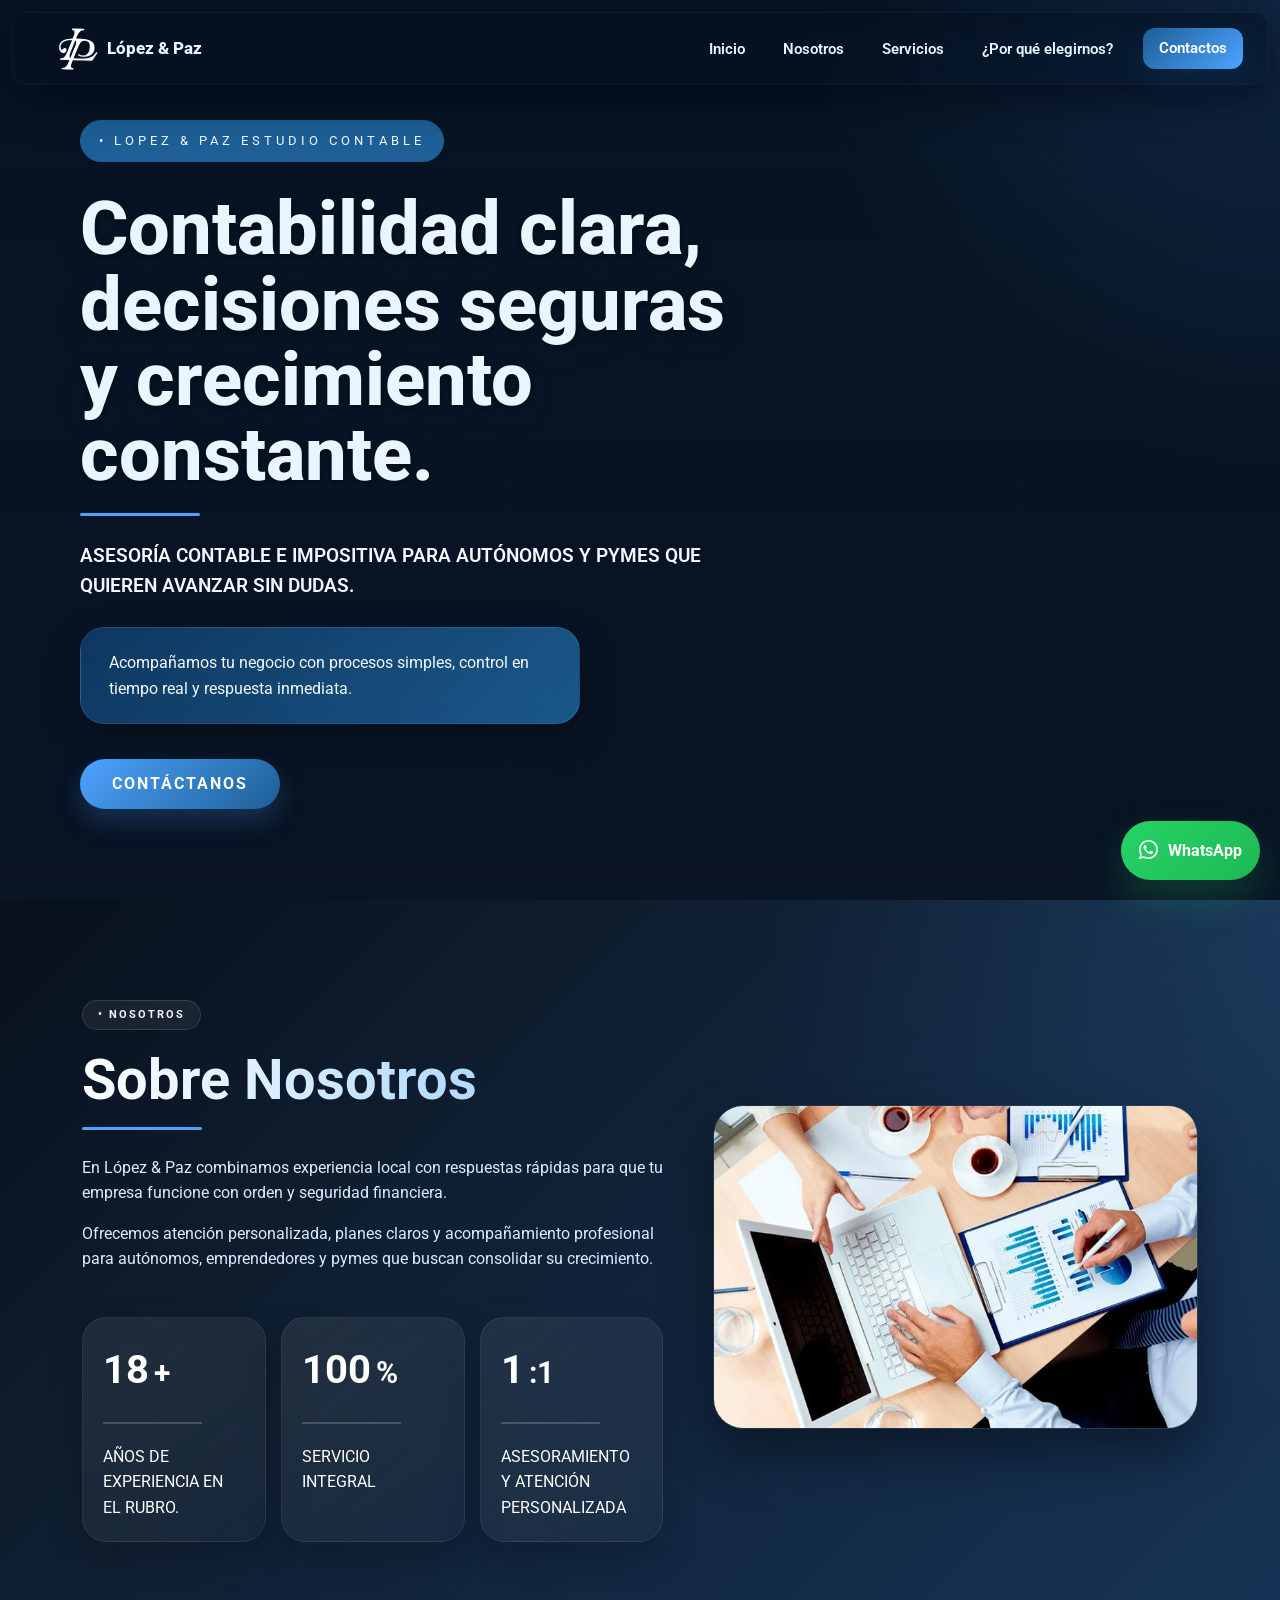
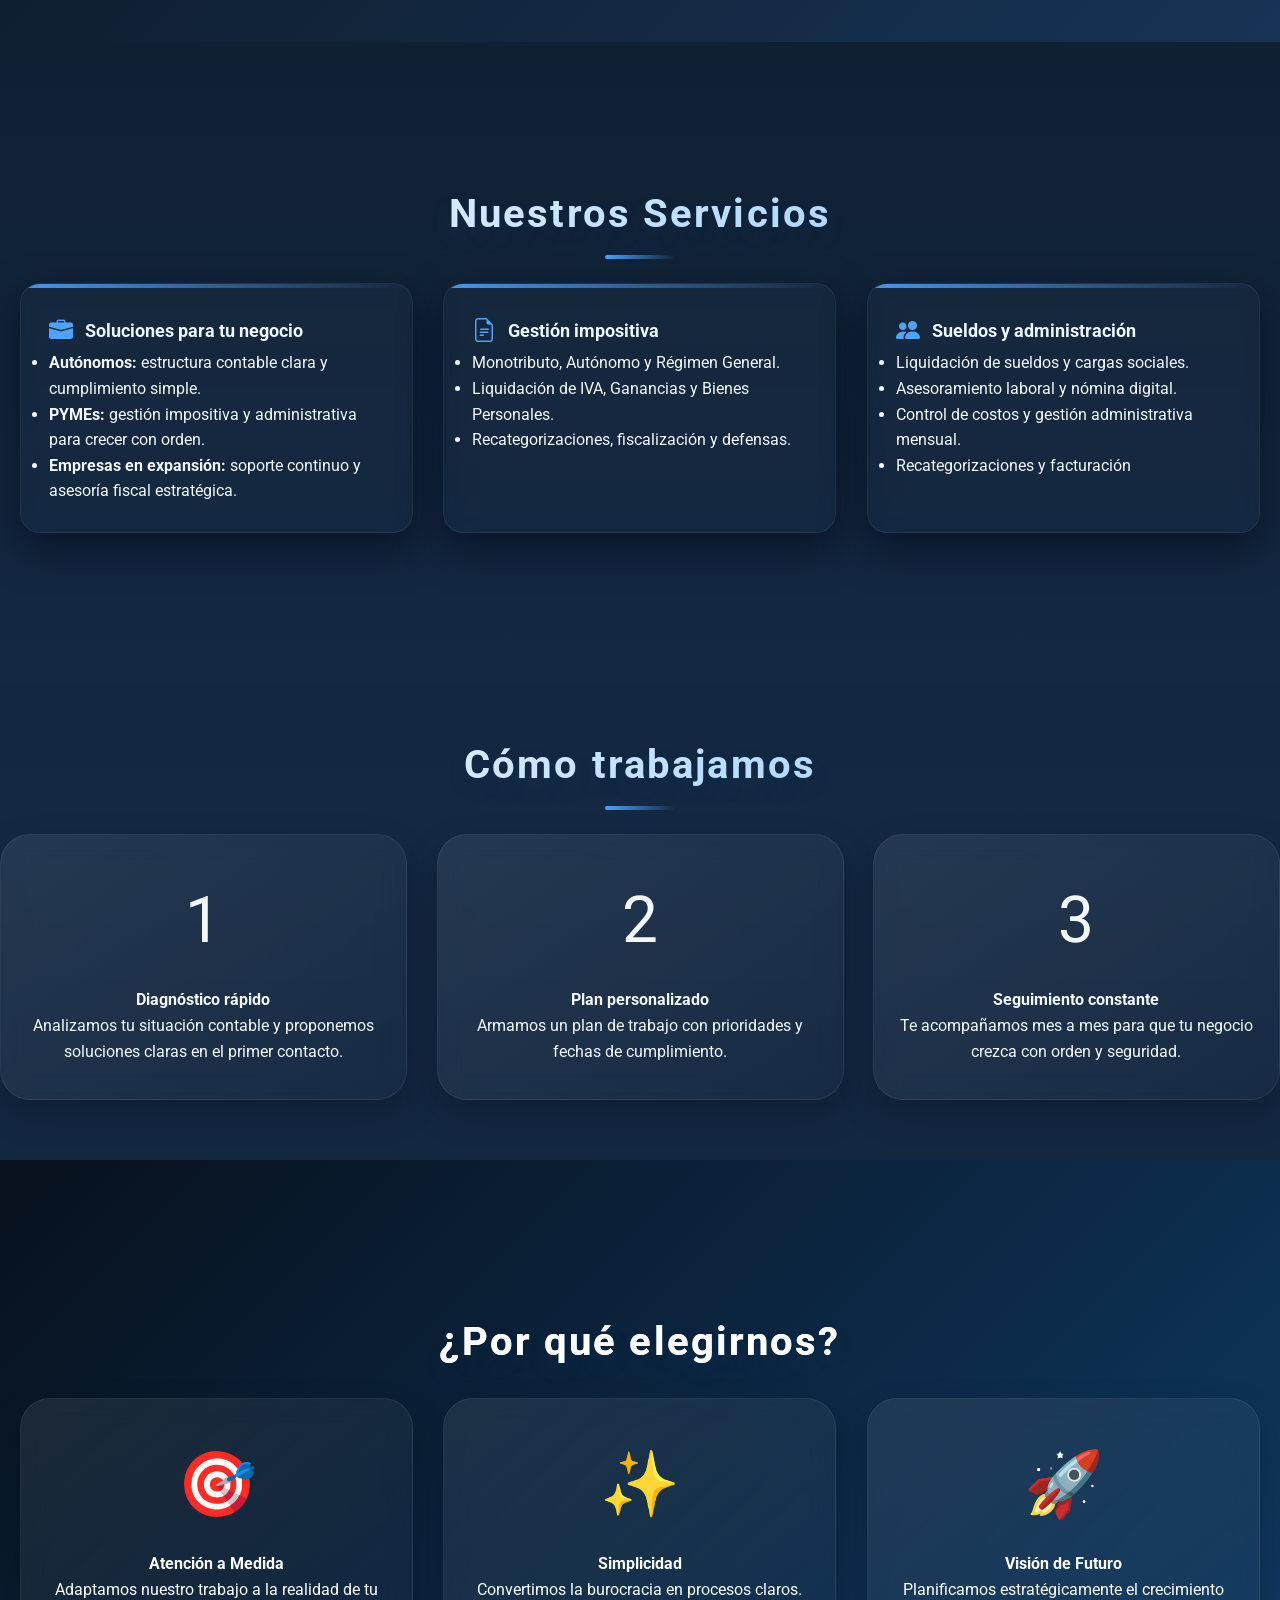
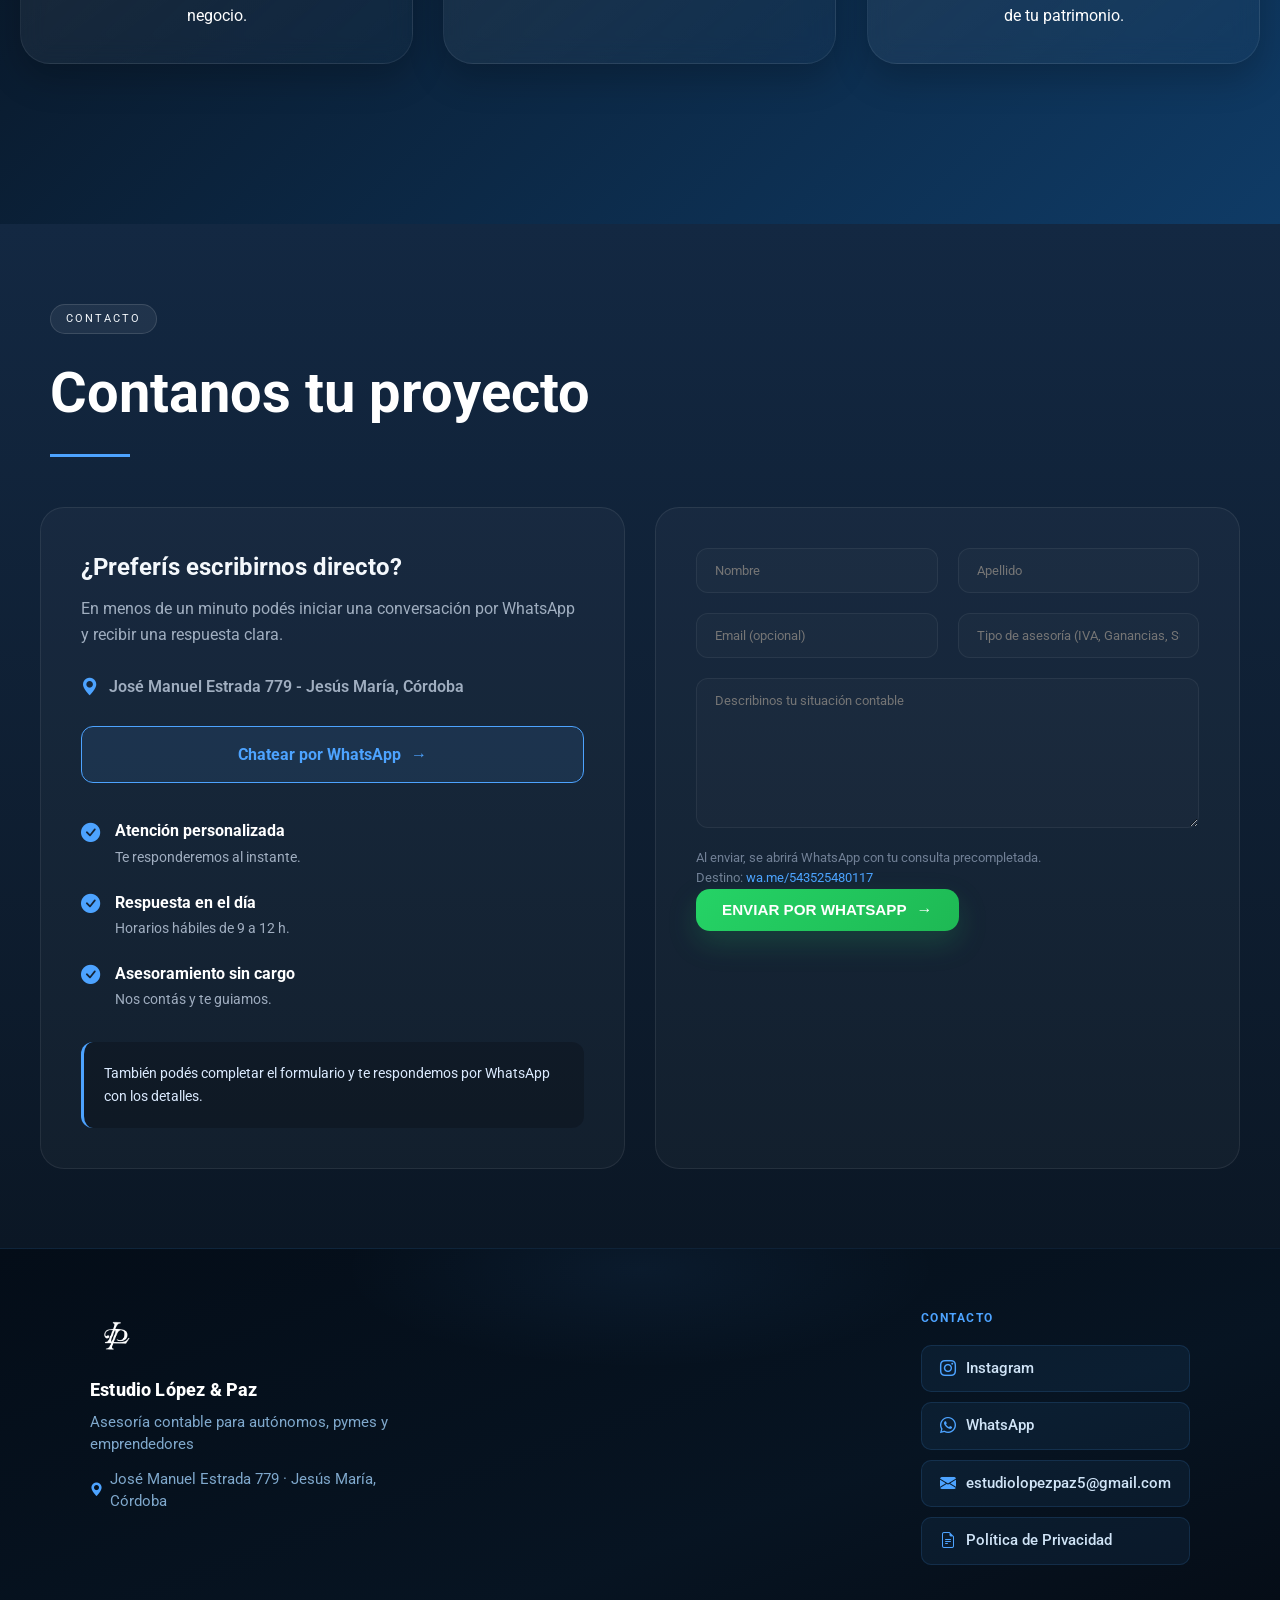
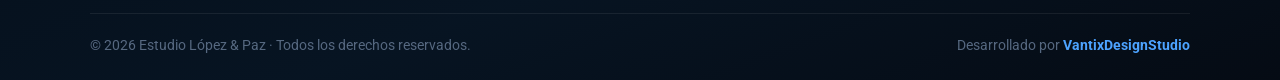
<file: index.html>
<!DOCTYPE html>
<html lang="es">
<head>
    <meta charset="UTF-8">
    <meta http-equiv="X-UA-Compatible" content="IE=edge">
    <meta name="viewport" content="width=device-width, initial-scale=1">
    <meta name="format-detection" content="telephone=no">

    <title>Estudio Contable López & Paz | Contadores para Pymes y Autónomos</title>
    <meta name="description" content="Estudio Contable López & Paz. Asesoría contable, impositiva y administrativa para autónomos, emprendedores y pymes en Jesús María, Córdoba, Argentina. Atención personalizada y respuesta en el día.">
    <meta name="keywords" content="estudio contable Jesús María, contador Jesús María, contador Córdoba, contabilidad, impuestos, monotributo, IVA, ganancias, liquidación de sueldos, pymes, autónomos, asesoría contable, Córdoba, Argentina, López y Paz">
    <meta name="author" content="Estudio Contable López & Paz">
    <meta name="robots" content="index, follow, max-image-preview:large, max-snippet:-1, max-video-preview:-1">
    <link rel="canonical" href="https://www.estudiolopezpaz.com.ar/">
    <meta name="google-site-verification" content="SW-Dc-END-vdyG-ZLdw2yFWFKtHkykvOxunWngqxegE">
    <meta name="geo.region" content="AR-X">
    <meta name="geo.placename" content="Jesús María, Córdoba, Argentina">
    <meta name="geo.position" content="-30.9819;-64.0942">
    <meta name="ICBM" content="-30.9819, -64.0942">
    <meta property="og:type" content="website">
    <meta property="og:site_name" content="Estudio Contable López & Paz">
    <meta property="og:locale" content="es_AR">
    <meta property="og:url" content="https://www.estudiolopezpaz.com.ar/">
    <meta property="og:title" content="Estudio Contable López & Paz | Contadores para Pymes y Autónomos">
    <meta property="og:description" content="Asesoría contable, impositiva y administrativa para autónomos, emprendedores y pymes en Jesús María, Córdoba, Argentina.">
    <meta property="og:image" content="https://www.estudiolopezpaz.com.ar/assets/og-image.jpg">
    <meta property="og:image:width" content="1200">
    <meta property="og:image:height" content="630">
    <meta property="og:image:alt" content="Estudio Contable López & Paz — Asesoría contable para pymes y autónomos">
    <meta name="twitter:card" content="summary_large_image">
    <meta name="twitter:title" content="Estudio Contable López & Paz | Contadores para Pymes y Autónomos">
    <meta name="twitter:description" content="Asesoría contable, impositiva y administrativa para autónomos, emprendedores y pymes en Jesús María, Córdoba, Argentina.">
    <meta name="twitter:image" content="https://www.estudiolopezpaz.com.ar/assets/og-image.jpg">
    <meta name="twitter:image:alt" content="Estudio Contable López & Paz">
    <meta name="theme-color" content="#0E1D30">
    <meta name="msapplication-TileColor" content="#0E1D30">
    <meta name="apple-mobile-web-app-title" content="López & Paz">
    <meta name="application-name" content="López & Paz">
    <link rel="icon" href="./assets/favicon.ico" sizes="any">
    <link rel="icon" type="image/png" sizes="32x32" href="./assets/icon-32.png">
    <link rel="icon" type="image/png" sizes="48x48" href="./assets/icon-48.png">
    <link rel="icon" type="image/png" sizes="192x192" href="./assets/icon-192.png">
    <link rel="icon" type="image/png" sizes="512x512" href="./assets/icon-512.png">
    <link rel="apple-touch-icon" sizes="180x180" href="./assets/icon-180.png">
    <link rel="manifest" href="./site.webmanifest">
    <link rel="preconnect" href="https://fonts.googleapis.com">
    <link rel="preconnect" href="https://fonts.gstatic.com" crossorigin>
    <link href="https://fonts.googleapis.com/css2?family=Roboto:wght@300;400;700&display=swap" rel="stylesheet">
    <link rel="stylesheet" href="./styles/styles.css">
    <link rel="stylesheet" href="https://cdn.jsdelivr.net/npm/bootstrap-icons@1.13.1/font/bootstrap-icons.min.css">

    <script type="application/ld+json">
    {
      "@context": "https://schema.org",
      "@graph": [
        {
          "@type": ["AccountingService", "LocalBusiness"],
          "@id": "https://www.estudiolopezpaz.com.ar/#business",
          "name": "Estudio Contable López & Paz",
          "image": "https://www.estudiolopezpaz.com.ar/assets/og-image.jpg",
          "logo": "https://www.estudiolopezpaz.com.ar/assets/icon-512.png",
          "url": "https://www.estudiolopezpaz.com.ar/",
          "telephone": "+543525480117",
          "email": "estudiolopezpaz5@gmail.com",
          "priceRange": "$$",
          "description": "Asesoría contable, impositiva y administrativa para autónomos, emprendedores y pymes en Jesús María, Córdoba, Argentina. Atención personalizada y respuesta en el día.",
          "address": {
            "@type": "PostalAddress",
            "streetAddress": "José Manuel Estrada 779",
            "addressLocality": "Jesús María",
            "addressRegion": "Córdoba",
            "addressCountry": "AR"
          },
          "geo": {
            "@type": "GeoCoordinates",
            "latitude": "-30.9819",
            "longitude": "-64.0942"
          },
          "areaServed": { "@type": "Country", "name": "Argentina" },
          "openingHoursSpecification": [
            {
              "@type": "OpeningHoursSpecification",
              "dayOfWeek": ["Monday", "Tuesday", "Wednesday", "Thursday", "Friday"],
              "opens": "09:00",
              "closes": "12:00"
            }
          ],
          "sameAs": [
            "https://www.instagram.com/estudiolopezpaz/",
            "https://wa.me/543525480117"
          ],
          "hasOfferCatalog": {
            "@type": "OfferCatalog",
            "name": "Servicios Contables",
            "itemListElement": [
              {
                "@type": "Offer",
                "itemOffered": {
                  "@type": "Service",
                  "name": "Asesoría Impositiva",
                  "description": "IVA, Ganancias, Monotributo y cumplimiento de obligaciones fiscales."
                }
              },
              {
                "@type": "Offer",
                "itemOffered": {
                  "@type": "Service",
                  "name": "Liquidación de Sueldos",
                  "description": "Gestión de sueldos, cargas sociales y obligaciones laborales."
                }
              },
              {
                "@type": "Offer",
                "itemOffered": {
                  "@type": "Service",
                  "name": "Asesoría Contable para Pymes",
                  "description": "Contabilidad, control y planificación para pymes, autónomos y emprendedores."
                }
              }
            ]
          }
        },
        {
          "@type": "WebSite",
          "@id": "https://www.estudiolopezpaz.com.ar/#website",
          "url": "https://www.estudiolopezpaz.com.ar/",
          "name": "Estudio Contable López & Paz",
          "inLanguage": "es-AR",
          "publisher": { "@id": "https://www.estudiolopezpaz.com.ar/#business" }
        }
      ]
    }
    </script>
</head>
<body>
    <header>
        <div class="nav-container">
            <div class="logo-text">López & Paz</div>
            <button class="nav-toggle" aria-label="Abrir menú" aria-expanded="false"><span></span></button>
            <nav class="main-nav">
                <ul>
                    <li><a href="#inicio">Inicio</a></li>
                    <li><a href="#nosotros">Nosotros</a></li>
                    <li><a href="#servicios">Servicios</a></li>
                    <li><a href="#por-que-elegirnos">¿Por qué elegirnos?</a></li>
                    <li class="nav-contact"><a href="#contactos-seccion">Contactos</a></li>
                </ul>
            </nav>
        </div>
    </header>
    
    <main>
        <section id="inicio" class="hero">
            <div class="overlay"></div>
            <div class="hero-content">
                <p class="hero-tag">• Lopez & Paz Estudio Contable</p>
                <h1>Contabilidad clara, decisiones seguras <br>y crecimiento constante.</h1>
                <div class="line"></div>
                <p class="hero-subtitle">Asesoría contable e impositiva para autónomos y pymes que quieren avanzar sin dudas.</p>
                <div class="hero-box">Acompañamos tu negocio con procesos simples, control en tiempo real y respuesta inmediata.</div>
                <a href="#contactos-seccion" class="hero-btn">Contáctanos </a>
            </div>
        </section>
        
        <section id="nosotros" class="nosotros">
        <div class="container-nosotros">
        <div class="nosotros-content">
            <h2 class="nosotros-tag">• Nosotros</h2>
            <h3 class="sobre">Sobre Nosotros</h3>
            <div class="line"></div>
            
            <p class="text">En López & Paz combinamos experiencia local con respuestas rápidas para que tu empresa funcione con orden y seguridad financiera.</p>
            <p class="text">Ofrecemos atención personalizada, planes claros y acompañamiento profesional para autónomos, emprendedores y pymes que buscan consolidar su crecimiento.</p>
            
            <div class="stats-container">
                <div class="card">
                    <div class="number">18<span>+</span></div> 
                    <hr>
                    <p>Años de experiencia en el rubro.</p>
                </div>
                <div class="card">
                    <div class="number">100<span>%</span></div>
                    <hr>
                    <p>Servicio Integral</p>
                </div> 
                <div class="card">
                    <div class="number">1<span>:1</span></div>
                    <hr>
                    <p>Asesoramiento y atención personalizada</p>
                </div>
            </div>
        </div>

        <div class="nosotros-image">
            <img src="./assets/fondoestudio.webp" alt="Equipo del Estudio Contable López & Paz" loading="lazy">
        </div>
    </div>
</section>


        <section id="servicios">
            <div class="section-title">
                <h2 class="services">Nuestros Servicios</h2>
                <div class="underline"></div>
            </div>
            
            <div class="grid-services">
                <article class="service-card">
                    <h3><i class="bi bi-briefcase-fill service-icon" aria-hidden="true"></i>Soluciones para tu negocio</h3>
                    <ul>
                        <li><strong>Autónomos:</strong> estructura contable clara y cumplimiento simple.</li>
                        <li><strong>PYMEs:</strong> gestión impositiva y administrativa para crecer con orden.</li>
                        <li><strong>Empresas en expansión:</strong> soporte continuo y asesoría fiscal estratégica.</li>
                    </ul>
                </article>

                <article class="service-card">
                    <h3><i class="bi bi-file-earmark-text service-icon" aria-hidden="true"></i>Gestión impositiva</h3>
                    <ul>
                        <li>Monotributo, Autónomo y Régimen General.</li>
                        <li>Liquidación de IVA, Ganancias y Bienes Personales.</li>
                        <li>Recategorizaciones, fiscalización y defensas.</li>
                    </ul>
                </article>

                <article class="service-card">
                    <h3><i class="bi bi-people-fill service-icon" aria-hidden="true"></i>Sueldos y administración</h3>
                    <ul>
                        <li>Liquidación de sueldos y cargas sociales.</li>
                        <li>Asesoramiento laboral y nómina digital.</li>
                        <li>Control de costos y gestión administrativa mensual.</li>
                        <li>Recategorizaciones  y facturación</li>
                    </ul>
                </article>
            </div>
        </section>

        <section id="proceso" class="proceso">
            <div class="section-title">
                <h2>Cómo trabajamos</h2>
                <div class="underline"></div>
            </div>
            <div class="grid-features">
                <div class="feature">
                    <span class="icon">1</span>
                    <h4>Diagnóstico rápido</h4>
                    <p>Analizamos tu situación contable y proponemos soluciones claras en el primer contacto.</p>
                </div>
                <div class="feature">
                    <span class="icon">2</span>
                    <h4>Plan personalizado</h4>
                    <p>Armamos un plan de trabajo con prioridades y fechas de cumplimiento.</p>
                </div>
                <div class="feature">
                    <span class="icon">3</span>
                    <h4>Seguimiento constante</h4>
                    <p>Te acompañamos mes a mes para que tu negocio crezca con orden y seguridad.</p>
                </div>
            </div>
        </section>

        <section id="por-que-elegirnos">
            <div class="section-title">
                <h2>¿Por qué elegirnos?</h2>
            </div>
            <div class="grid-features">
                <div class="feature">
                    <span class="icon">🎯</span>
                    <h4>Atención a Medida</h4>
                    <p>Adaptamos nuestro trabajo a la realidad de tu negocio.</p>
                </div>
                <div class="feature">
                    <span class="icon">✨</span>
                    <h4>Simplicidad</h4>
                    <p>Convertimos la burocracia en procesos claros.</p>
                </div>
                <div class="feature">
                    <span class="icon">🚀</span>
                    <h4>Visión de Futuro</h4>
                    <p>Planificamos estratégicamente el crecimiento de tu patrimonio.</p>
                </div>
            </div>
        </section> 

<section id="contactos-seccion" class="contact-section">
    <div class="contact-header">
        <span class="contact-tag">CONTACTO</span>
        <h2 class="contact-title">Contanos tu proyecto</h2>
        <div class="contact-line"></div>
    </div>

    <div class="contact-container">
        <div class="contact-info-card">
            <h3>¿Preferís escribirnos directo?</h3>
            <p>En menos de un minuto podés iniciar una conversación por WhatsApp y recibir una respuesta clara.</p>
            <p class="contact-location"><i class="bi bi-geo-alt-fill"></i> José Manuel Estrada 779 - Jesús María, Córdoba</p>
            <a href="https://wa.me/543525480117" target="_blank" class="btn-direct-wsp">
                Chatear por WhatsApp <span>→</span>
            </a>

            <ul class="contact-benefits">
                <li>
                    <i class="bi bi-check-circle-fill"></i>
                    <div>
                        <strong>Atención personalizada</strong>
                        <span>Te responderemos al instante.</span>
                    </div>
                </li>
                <li>
                    <i class="bi bi-check-circle-fill"></i>
                    <div>
                        <strong>Respuesta en el día</strong>
                        <span>Horarios hábiles de 9 a 12 h.</span>
                    </div>
                </li>
                <li>
                    <i class="bi bi-check-circle-fill"></i>
                    <div>
                        <strong>Asesoramiento sin cargo</strong>
                        <span>Nos contás y te guiamos.</span>
                    </div>
                </li>
            </ul>

            <div class="contact-extra-box">
                También podés completar el formulario y te respondemos por WhatsApp con los detalles.
            </div>
        </div>

        <div class="contact-form-card">
            <form id="contactos" action="#" method="post">
                <div class="form-row">
                    <input type="text" name="nombre" placeholder="Nombre" required>
                    <input type="text" name="apellido" placeholder="Apellido" required>
                </div>

                <div class="form-row">
                    <input type="email" name="email" placeholder="Email (opcional)">
                    <input type="text" name="ubicacion" placeholder="Tipo de asesoría (IVA, Ganancias, Sueldos, etc.)">
                </div>

                <div class="form-row">
                <textarea name="mensaje" placeholder="Describinos tu situación contable"></textarea>
                </div>

                    <div class="footer-info">
                        <p>Al enviar, se abrirá WhatsApp con tu consulta precompletada.</p>
                        <p>Destino: <a href="https://wa.me/543525480117" target="_blank">wa.me/543525480117</a></p>
                    
                    <button class="whatsapp-btn" type="submit">
                        ENVIAR POR WHATSAPP <span>→</span>
                    </button>
                </div>
            </form>
        </div>
    </div>
</section>

    </main>

    <footer>
        <div class="footer-wrap">
            <div class="footer-brand">
                <img src="./assets/lopez_paz_monograma_blanco.webp" alt="Estudio López & Paz" class="footer-logo">
                <p>Estudio López & Paz</p>
                <span>Asesoría contable para autónomos, pymes y emprendedores</span>
                <span class="footer-location"><i class="bi bi-geo-alt-fill"></i> José Manuel Estrada 779 · Jesús María, Córdoba</span>
            </div>

            <div class="footer-nav">
                <h4 class="footer-nav-title">Contacto</h4>
                <div class="footer-links">
                    <a href="https://www.instagram.com/estudiolopezpaz/" target="_blank" rel="noreferrer">
                        <i class="bi bi-instagram"></i>
                        Instagram
                    </a>
                    <a href="https://wa.me/543525480117" target="_blank" rel="noreferrer">
                        <i class="bi bi-whatsapp"></i>
                        WhatsApp
                    </a>
                    <a href="https://mail.google.com/mail/?view=cm&fs=1&to=estudiolopezpaz5@gmail.com" target="_blank" rel="noreferrer noopener">
                        <i class="bi bi-envelope-fill"></i>
                        estudiolopezpaz5@gmail.com
                    </a>
                    <a href="./politica/politica-privacidad.html" class="privacy-link">
                        <i class="bi bi-file-earmark-text"></i>
                        Política de Privacidad
                    </a>
                </div>
            </div>
        </div>

        <div class="footer-bottom">
            <p class="footer-copy">© 2026 Estudio López & Paz · Todos los derechos reservados.</p>
            <p class="footer-dev">
                Desarrollado por
                <a href="https://www.vantixdigitalweb.com.ar/" target="_blank" rel="noreferrer noopener" class="footer-dev-link">
                    VantixDesignStudio
                </a>
            </p>
        </div>
    </footer>

    <a href="https://wa.me/543525480117" class="whatsapp-float" target="_blank" rel="noreferrer noopener">
        <i class="bi bi-whatsapp"></i>
        WhatsApp
    </a>

    <script src="./js/main.js"></script>

</body>
</html>
</file>
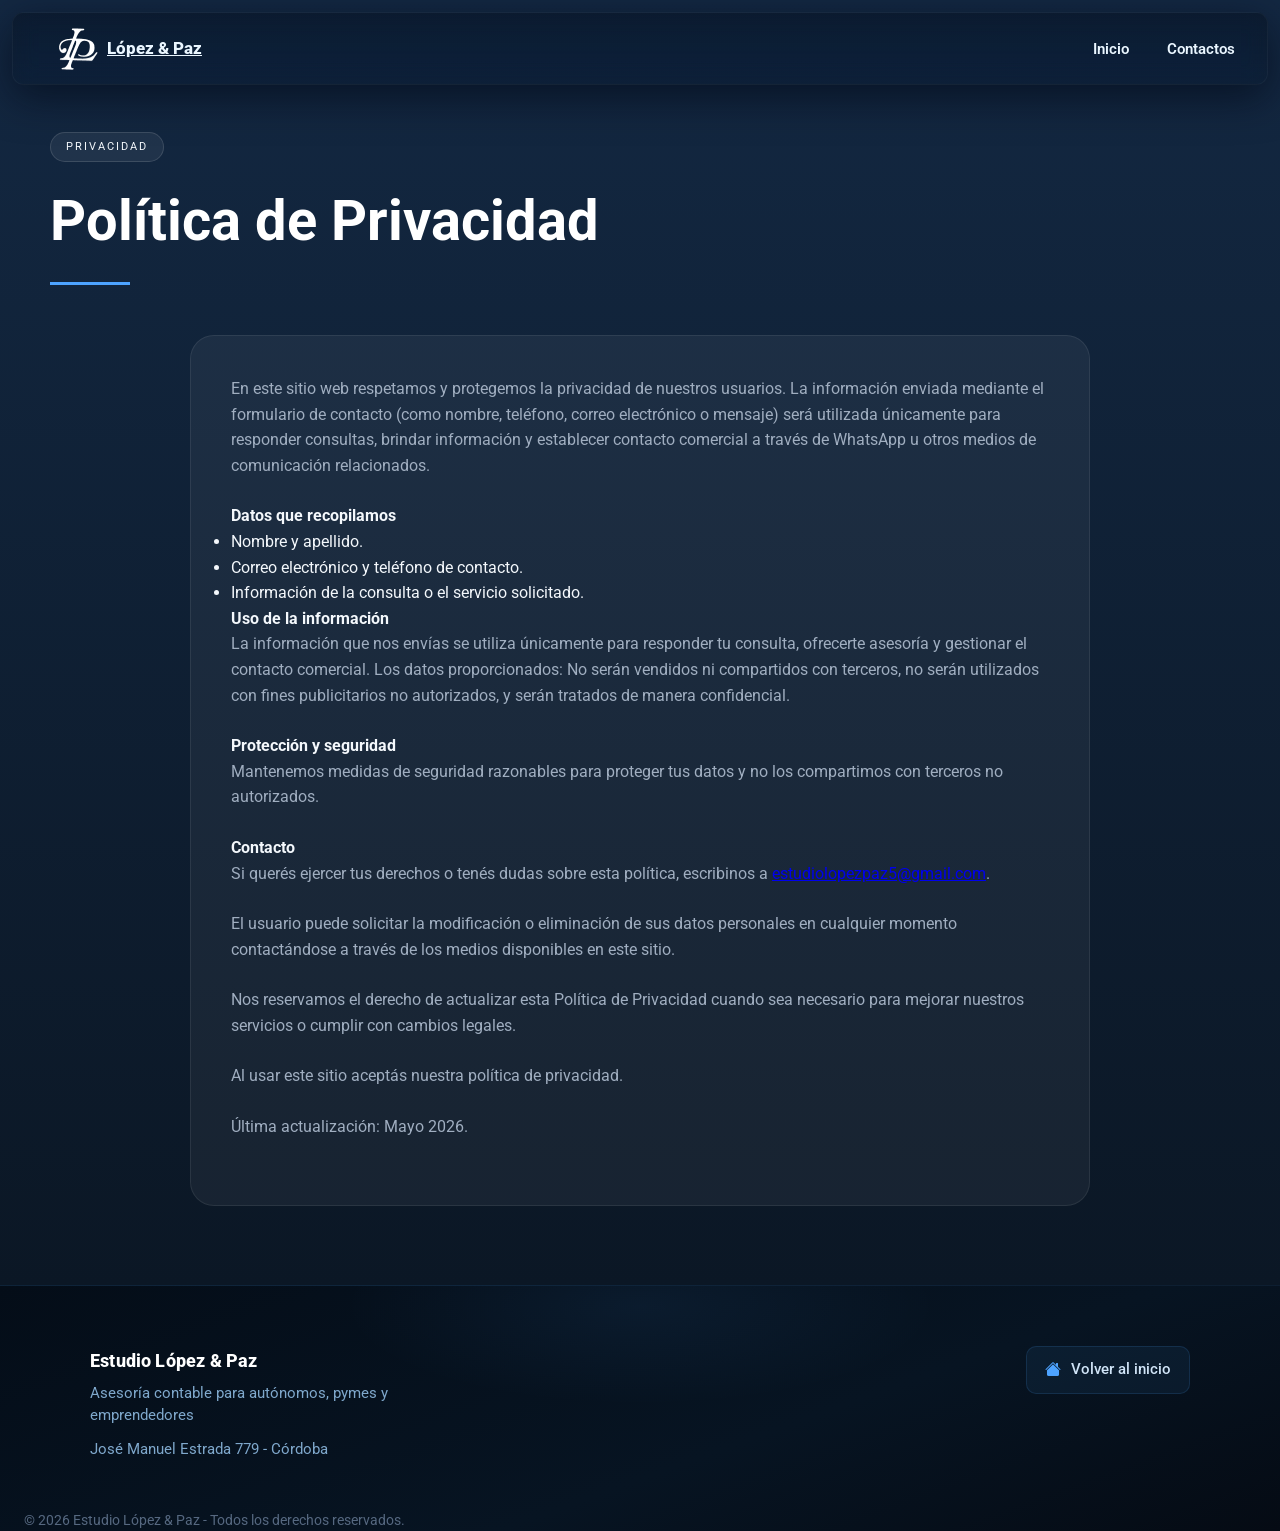
<file: politica/politica-privacidad.html>
<!DOCTYPE html>
<html lang="es">
<head>
    <meta charset="UTF-8" />
    <meta http-equiv="X-UA-Compatible" content="IE=edge" />
    <meta name="viewport" content="width=device-width, initial-scale=1" />
    <title>Política de Privacidad | Estudio Contable López & Paz</title>
    <meta name="description" content="Política de privacidad del Estudio Contable López & Paz: cómo tratamos y protegemos tus datos personales.">
    <meta name="robots" content="index, follow">
    <link rel="canonical" href="https://www.estudiolopezpaz.com.ar/politica/politica-privacidad.html">
    <meta name="theme-color" content="#0E1D30">

    <!-- Favicons -->
    <link rel="icon" href="./../assets/favicon.ico" sizes="any">
    <link rel="icon" type="image/png" sizes="32x32" href="./../assets/icon-32.png">
    <link rel="icon" type="image/png" sizes="192x192" href="./../assets/icon-192.png">
    <link rel="apple-touch-icon" sizes="180x180" href="./../assets/icon-180.png">
    <link rel="manifest" href="./../site.webmanifest">

    <link rel="stylesheet" href="./../styles/styles.css">
    <link rel="preconnect" href="https://fonts.googleapis.com">
    <link rel="preconnect" href="https://fonts.gstatic.com" crossorigin>
    <link href="https://fonts.googleapis.com/css2?family=Roboto:wght@300;400;700&display=swap" rel="stylesheet">
    <link rel="stylesheet" href="https://cdn.jsdelivr.net/npm/bootstrap-icons@1.13.1/font/bootstrap-icons.min.css">
</head>
<body>
    <header>
        <div class="nav-container">
            <a href="./../index.html" class="logo-text">López & Paz</a>
            <button class="nav-toggle" aria-label="Abrir menú" aria-expanded="false"><span></span></button>
            <nav class="main-nav">
                <ul>
                    <li><a href="./../index.html">Inicio</a></li>
                    <li><a href="./../index.html#contactos-seccion">Contactos</a></li>
                </ul>
            </nav>
        </div>
    </header>

    <main>
        <section class="contact-section" style="padding-top: calc(var(--header-height) + 40px);">
            <div class="contact-header">
                <span class="contact-tag">PRIVACIDAD</span>
                <h2 class="contact-title">Política de Privacidad</h2>
                <div class="contact-line"></div>
            </div>
            <div class="contact-container" style="max-width: 900px; margin: 0 auto; display: block;">
                <div class="contact-info-card" style="background: rgba(255,255,255,0.05); border: 1px solid rgba(255,255,255,0.08);">
                    <p class="text">En este sitio web respetamos y protegemos la privacidad de nuestros usuarios.

La información enviada mediante el formulario de contacto (como nombre, teléfono, correo electrónico o mensaje) será utilizada únicamente para responder consultas, brindar información y establecer contacto comercial a través de WhatsApp u otros medios de comunicación relacionados.</p>
                    <h4>Datos que recopilamos</h4>
                    <ul>
                        <li>Nombre y apellido.</li>
                        <li>Correo electrónico y teléfono de contacto.</li>
                        <li>Información de la consulta o el servicio solicitado.</li>
                    </ul>
                    <h4>Uso de la información</h4>
                    <p class="text">La información que nos envías se utiliza únicamente para responder tu consulta, ofrecerte asesoría y gestionar el contacto comercial. Los datos proporcionados: No serán vendidos ni compartidos con terceros, no serán utilizados con fines publicitarios no autorizados, y serán tratados de manera confidencial.</p>
                    <h4>Protección y seguridad</h4>
                    <p class="text">Mantenemos medidas de seguridad razonables para proteger tus datos y no los compartimos con terceros no autorizados.</p>
                    <h4>Contacto</h4>
                    <p class="text">Si querés ejercer tus derechos o tenés dudas sobre esta política, escribinos a <a href="https://mail.google.com/mail/?view=cm&fs=1&to=estudiolopezpaz5@gmail.com" target="_blank" rel="noreferrer noopener">estudiolopezpaz5@gmail.com</a>.</p>
                    <p class="text">El usuario puede solicitar la modificación o eliminación de sus datos personales en cualquier momento contactándose a través de los medios disponibles en este sitio.</p>
                    <p class="text">Nos reservamos el derecho de actualizar esta Política de Privacidad cuando sea necesario para mejorar nuestros servicios o cumplir con cambios legales.</p>
                    <p class="text">Al usar este sitio aceptás nuestra política de privacidad.</p>
                    <p class="text">Última actualización: Mayo 2026.</p>
                </div>
            </div>
        </section>
    </main>

    <footer>
        <div class="footer-wrap">
            <div class="footer-brand">
                <p>Estudio López & Paz</p>
                <span>Asesoría contable para autónomos, pymes y emprendedores</span>
                <span class="footer-location">José Manuel Estrada 779 - Córdoba</span>
            </div>
            <div class="footer-links">
                <a href="./../index.html" rel="noreferrer noopener">
                    <i class="bi bi-house-fill"></i>
                    Volver al inicio
                </a>
            </div>
        </div>
        <p class="footer-copy">© 2026 Estudio López & Paz - Todos los derechos reservados.</p>
    </footer>
</body>
</html>
</file>
<file: styles/styles.css>
:root {
    --primary: #134d87;
    --primary-dark: #1d5f96;
    --header-height: 92px;
    --secondary: #102033;
    --secondary-light: #1b314d;
    --light: #f4f8fc;
    --white: #ffffff;
    --accent: #4da3ff;
    --shadow: 0 10px 35px #00000022;
}

* {
    margin: 0;
    padding: 0;
    box-sizing: border-box;
}

body {
    font-family: 'Roboto', sans-serif;
    width: 100%;
    min-height: 100vh;
    background:
    linear-gradient(180deg,#08111d 0%,#0f1e31 25%,#132842 50%, #0f1d30 100%);
    color: var(--light);
    line-height: 1.6;
    scroll-behavior: smooth;
    overflow-x: hidden;
}

/* nav */

.nav-container {
    display: flex;
    flex-wrap: nowrap;
    justify-content: space-between;
    align-items: center;
    padding: 14px 24px;
    background: linear-gradient(180deg, rgba(6,12,22,0.45), rgba(6,12,22,0.25));
    backdrop-filter: blur(10px) saturate(120%);
    -webkit-backdrop-filter: blur(10px) saturate(120%);
    position: fixed;
    top: 12px;
    left: 12px;
    right: 12px;
    z-index: 1200;
    border-radius: 12px;
    border: 1px solid rgba(255,255,255,0.04);
    box-shadow: 0 12px 40px rgba(2,6,20,0.6);
    transition: transform 0.25s ease, background 0.25s ease;
}

.logo-text {
    font-weight: 800;
    color: #eaf6ff;
    font-size: 1.05rem;
    padding: 8px 70px;
    display: flex;
    align-items: center;
    gap: 12px;
    background-image: url(./../assets/lopez_paz_monograma_blanco.webp);
    background-position: 0px;
    background-size: 80px;
    background-repeat: no-repeat;
}

nav ul {
    display: flex;
    margin-top: 0;
    gap: 22px;
    list-style: none;
    align-items: center;
}

nav a {
    text-decoration: none;
    color: #eaf6ff;
    font-weight: 600;
    font-size: 0.95rem;
    padding: 6px 8px;
    border-radius: 8px;
    transition: color 0.18s ease, background 0.18s ease, transform 0.18s ease;
}

nav a:hover {
    color: white;
    background: rgba(77,163,255,0.08);
    transform: translateY(-2px);
}

/* nav barra */
.nav-toggle { display:none; background:transparent; border:0; cursor:pointer; }
.nav-toggle span, .nav-toggle span::before, .nav-toggle span::after { display:block; height:3px; width:22px; background:#eaf6ff; border-radius:3px; position:relative; transition:transform .2s ease, opacity .18s ease; }
.nav-toggle span::before, .nav-toggle span::after { content:''; position:absolute; left:0; }
.nav-toggle span::before { top:-7px; }
.nav-toggle span::after { top:7px; }
.nav-container.open .nav-toggle span { background: transparent; }
.nav-container.open .nav-toggle span::before { transform: translateY(7px) rotate(45deg); }
.nav-container.open .nav-toggle span::after { transform: translateY(-7px) rotate(-45deg); }

.nav-contact {
    background: linear-gradient(135deg, var(--primary-dark), var(--accent));
    border-radius: 12px;
    transition: transform 0.22s ease, box-shadow 0.22s ease;
    box-shadow: 0 10px 30px rgba(29,95,150,0.18);
}

.nav-contact:hover { transform: translateY(-3px); }

.nav-contact a { color: var(--white) !important; padding: 8px 16px; display:inline-flex; align-items:center; }

/* hero */

.hero {
    width: 100%;
    background-image: url('https://images.unsplash.com/photo-1554224155-6726b3ff858f?q=80&w=2000&auto=format&fit=crop');
    background-size: cover;
    background-position: center;
    background-attachment: fixed;
    position: relative;
    min-height: 100vh;
    display: flex;
    align-items: flex-start;
    justify-content: flex-start;
}

.hero::before {
    content: "";
    position: absolute;
    inset: 0;
    background: linear-gradient(180deg, rgba(6,22,40,0.62) 0%, rgba(6,14,30,0.5) 100%);
    z-index: 1;
}

.hero::after {
    content: "";
    position: absolute;
    inset: 0;
    background:
    radial-gradient(circle at top right, #4da3ff22 0%, transparent 30%);
    z-index: 1;
}

.hero-content {
    position: relative;
    z-index: 2;
    max-width: 850px;
    padding-top: calc(var(--header-height) + 28px);
    padding-bottom: 20px;
    padding-left: 80px;
    padding-right: 80px;
}

.hero-content > * {
    opacity: 0;
    transform: translateY(18px);
    animation: fadeUp 0.92s ease both;
}

.hero-content > *:nth-child(1) { animation-delay: 0.18s; }
.hero-content > *:nth-child(2) { animation-delay: 0.28s; }
.hero-content > *:nth-child(3) { animation-delay: 0.38s; }
.hero-content > *:nth-child(4) { animation-delay: 0.46s; }
.hero-content > *:nth-child(5) { animation-delay: 0.54s; }

.hero-tag {
    display: inline-block;
    padding: 10px 18px;
    border: 1px solid #1d5f96;
    border-radius: 999px;
    background: #1d5f96;
    color: var(--light);
    font-size: 0.8rem;
    letter-spacing: 4px;
    text-transform: uppercase;
    margin-bottom: 30px;
    backdrop-filter: blur(10px);
}

.hero h1 {
    font-size: 4.6rem;
    line-height: 1.02;
    color: #eaf6ff;
    font-weight: 800;
    margin-bottom: 20px;
    text-shadow: 0 10px 40px rgba(77,163,255,0.06), 0 2px 10px rgba(0,0,0,0.6);
}

.line {
    width: 120px;
    height: 3px;
    background: #4da3ff;
    margin-bottom: 25px;
    border-radius: 999px;
}

.hero-subtitle {
    color: var(--light);
    font-size: 1.2rem;
    font-weight: 600;
    text-transform: uppercase;
    margin-bottom: 25px;
}

.hero-box {
    background:
    linear-gradient(135deg,#0f3b66e6,#1d5f96e6);
    border: 1px solid #ffffff15;
    border-radius: 24px;
    padding: 22px 28px;
    color: var(--light);
    width: fit-content;
    max-width: 500px;
    margin-bottom: 35px;
    font-size: 1rem;
    box-shadow: 0 15px 35px #00000040;
    backdrop-filter: blur(10px);
}

.hero-btn {
    display: inline-block;
    padding: 12px 32px;
    border-radius: 60px;
    background:
    linear-gradient(135deg,var(--accent),var(--primary-dark)
    );
    color: var(--white);
    text-decoration: none;
    font-weight: 700;
    letter-spacing: 2px;
    text-transform: uppercase;
    transition: transform 0.3s ease, box-shadow 0.3s ease;
    box-shadow: 0 12px 25px #4da3ff35;
    will-change: transform;
}

.hero-btn:hover {
    transform: translateY(-4px) scale(1.02);
    box-shadow: 0 18px 35px #4da3ff50;
}

.hero-btn:active {
    background-color: #0f1e31;
}

.whatsapp-float {
    position: fixed;
    right: 20px;
    bottom: 20px;
    z-index: 1400;
    display: inline-flex;
    align-items: center;
    gap: 10px;
    background: linear-gradient(135deg,#25d366,#1eb954);
    color: #ffffff;
    border-radius: 999px;
    padding: 14px 18px;
    font-weight: 700;
    text-decoration: none;
    box-sizing: border-box;
    max-width: calc(100vw - 40px);
    white-space: normal;
    box-shadow: 0 18px 40px rgba(37,211,102,0.22);
    transition: transform 0.22s ease, box-shadow 0.22s ease;
}

.whatsapp-float:hover {
    transform: translateY(-3px);
    box-shadow: 0 22px 50px rgba(37,211,102,0.28);
}

.whatsapp-float i {
    font-size: 1.2rem;
}

.scroll-hint {
    position: absolute;
    right: 0;
    top: 50%;
    transform: translateY(-50%);
    display: inline-flex;
    flex-direction: column;
    align-items: center;
    gap: 12px;
    margin: 0;
    color: rgba(255,255,255,0.88);
    font-size: 0.95rem;
    opacity: 0.95;
    text-align: right;
}

.scroll-hint span {
    width: 24px;
    height: 44px;
    border: 2px solid rgba(255,255,255,0.8);
    border-radius: 999px;
    position: relative;
}

.scroll-hint span::before {
    content: '';
    position: absolute;
    top: 8px;
    left: 50%;
    transform: translateX(-50%);
    width: 8px;
    height: 8px;
    background: #ffffff;
    border-radius: 50%;
    animation: scrollDot 1.6s ease infinite;
}

.scroll-hint p {
    margin: 0;
    letter-spacing: 0.08em;
    text-transform: uppercase;
    font-size: 0.82rem;
    color: rgba(255,255,255,0.9);
}

@keyframes scrollDot {
    0%, 100% {
        transform: translate(-50%, 0);
        opacity: 0.8;
    }
    50% {
        transform: translate(-50%, 16px);
        opacity: 1;
    }
}

/* nosotros */

.nosotros {
    background:
    linear-gradient(
        135deg,
        #08111d 0%,
        #102033 40%,
        #163456 100%
    );
    padding: 100px 20px;
    display: flex;
    justify-content: center;
    position: relative;
}

.nosotros::before {
    content: "";
    position: absolute;
    inset: 0;
    background:
    radial-gradient(circle at top right, #4da3ff22 0%, transparent 35%);
    pointer-events: none;
}

.container-nosotros {
    width: 90%;
    max-width: 1200px;
    display: flex;
    align-items: center;
    gap: 50px;
    position: relative;
    z-index: 1;
}

.nosotros-content {
    flex: 1.2;
    display: flex;
    flex-direction: column;
}

.nosotros-image {
    flex: 1;
}

.nosotros-image img {
    width: 100%;
    height: auto;
    border-radius: 30px;
    box-shadow: 0 25px 50px #00000060;
    border: 1px solid #ffffff10;
}

.stats-container {
    display: flex;
    gap: 15px;
    margin-top: 30px;
}

.card {
    background:
    linear-gradient(
        145deg,
        rgba(255,255,255,0.08),
        rgba(255,255,255,0.03)
    );
    backdrop-filter: blur(12px);
    color: var(--white);
    padding: 20px;
    border-radius: 24px;
    flex: 1;
    border: 1px solid #ffffff12;
    text-transform: uppercase;
    transition: 0.3s ease;
    box-shadow: 0 15px 35px #00000030;
}

.card:hover {
    transform: translateY(-6px);
    background:
    linear-gradient(
        145deg,
        rgba(77,163,255,0.15),
        rgba(255,255,255,0.05)
    );
}

.nosotros-tag {
    padding: 5px 15px;
    border: 1px solid #ffffff20;
    border-radius: 20px;
    background: #ffffff10;
    color: var(--light);
    font-size: 0.7rem;
    text-transform: uppercase;
    letter-spacing: 2px;
    margin-bottom: 20px;
    width: fit-content;
}

.sobre {
    background: linear-gradient(to right, #ffffff, #8dc7ff);
    -webkit-background-clip: text;
    background-clip: text;
    color: transparent;
    font-size: 3.5rem;
    line-height: 1.1;
    margin-bottom: 15px;
}

.text {
    margin-bottom: 15px;
    color: #dbeafe;
}

.number {
    font-size: 2.5rem;
    font-weight: bold;
}

.number span {
    font-size: 30px;
    margin-left: 5px;
}

hr {
    width: 70%;
    border: 0;
    border-top: 2px solid #ffffff30;
    margin: 20px 0;
}

/* main */

main {
    max-width: 100%;
    margin: auto;
}

.section-title {
    background: linear-gradient(to right, #ffffff, #8dc7ff);
    -webkit-background-clip: text;
    background-clip: text;
    color: transparent;
    font-size: 1.65rem;
    text-align: center;
    margin-bottom: 24px;
    margin-top: 50px;
    letter-spacing: 0.08em;
    text-shadow: 0 10px 30px rgba(77,163,255,0.08);
}

.underline {
    width: 70px;
    height: 4px;
    background:
    linear-gradient(to right, var(--accent), transparent);
    margin: 10px auto;
    border-radius: 999px;
}

.destacado {
    font-weight: bold;
    color: #8dc7ff;
}

/* servicios */

#servicios {
    background:
    linear-gradient(
        180deg,
        #102033 0%,
        #132842 100%
    );
    padding: 90px 20px;
}

.grid-services,
.grid-features {
    display: grid;
    grid-template-columns: repeat(auto-fit, minmax(300px, 1fr));
    gap: 30px;
    margin-bottom: 60px;
}

.service-card {
    position: relative;
    overflow: hidden;
    background: linear-gradient(180deg, #ffffff05, #ffffff03);
    backdrop-filter: blur(8px);
    padding: 28px;
    border-radius: 20px;
    border: 1px solid #ffffff0f;
    transition: transform 0.28s ease, box-shadow 0.28s ease, border-color 0.28s ease;
    box-shadow: 0 16px 40px #0206148c;
    color: var(--light);
}

.service-card::before {
    content: '';
    position: absolute;
    top: 0;
    left: 0;
    width: 100%;
    height: 4px;
    background: linear-gradient(90deg, rgba(77,163,255,0.9), rgba(77,163,255,0));
}

.service-card {
    animation: popIn 0.9s ease both;
}

.service-card:hover { 
    transform: translateY(-8px); box-shadow: 0 30px 70px rgba(2,6,20,0.7); border-color: rgba(77,163,255,0.14); 
}

.service-card h3 { 
    color: #eef6ff; display:flex; align-items:center; gap:12px; font-size:1.15rem; 
}

.service-card p { 
    color: #cfe9ff; }

.service-card .service-icon { 
    font-size: 1.5rem; color: var(--accent); 
}

/* cards */

#por-que-elegirnos {
    background:
    linear-gradient(135deg,#08111d 0%,#0f3b66 100%);
    padding: 100px 20px;
}

#por-que-elegirnos h2,
#por-que-elegirnos h4,
#por-que-elegirnos p {
    color: #ffffff;
}

.feature {
    text-align: center;
    padding: 35px 25px;
    background:
    linear-gradient(145deg, rgba(255,255,255,0.08),rgba(255,255,255,0.02));
    border: 1px solid #ffffff12;
    border-radius: 30px;
    backdrop-filter: blur(12px);
    transition: 0.3s ease;
    box-shadow: 0 15px 35px #00000035;
    animation: popIn 0.98s ease both;
}

.feature:hover {
    transform: translateY(-8px);
    background:
    linear-gradient(145deg,rgba(77,163,255,0.18),rgba(255,255,255,0.05));
}

.feature .icon {
    font-size: 4rem;
    display: block;
    margin-bottom: 15px;
}


/* imagenes */

.mi-logo {
    display: block;
    margin: 0 auto 20px;
    max-width: 200px;
}

.tagline {
    text-align: center;
    font-style: italic;
    color: #8dc7ff;
    margin-bottom: 60px;
}

.mi-asesoria {
    width: 100%;
    border-radius: 20px;
    box-shadow: var(--shadow);
}

/* contactos */

.contact-section {
    padding: 80px 20px;
    background: linear-gradient(180deg, #132842 0%, #0b1725 100%);
    opacity: 0;
    transform: translateY(24px);
    animation: fadeUp 0.96s ease both;
    animation-delay: 0.18s;
}

.contact-header {
    max-width: 1200px;
    margin: 0 auto 50px;
    padding-left: 10px;
}

.contact-tag {
    display: inline-block;
    padding: 5px 15px;
    border: 1px solid #ffffff20;
    border-radius: 20px;
    background: #ffffff10;
    color: var(--light);
    font-size: 0.7rem;
    text-transform: uppercase;
    letter-spacing: 2px;
    margin-bottom: 15px;
}

.contact-title {
    font-size: 3.5rem;
    color: #ffffff;
    font-weight: 700;
    margin-bottom: 15px;
}

.contact-line {
    width: 80px;
    height: 3px;
    background: var(--accent);
}

.contact-container {
    max-width: 1200px;
    margin: 0 auto;
    display: flex;
    gap: 30px;
    flex-wrap: wrap;
}

/* Tarjetas de Contacto */
.contact-info-card, .contact-form-card {
    background: rgba(255, 255, 255, 0.03);
    border: 1px solid rgba(255, 255, 255, 0.08);
    border-radius: 24px;
    padding: 40px;
    flex: 1;
    min-width: 320px;
    animation: popIn 0.95s ease both;
}

/* Columna Izquierda */
.contact-info-card h3 {
    font-size: 1.5rem;
    margin-bottom: 10px;
}

.contact-info-card p {
    color: #a0aec0;
    margin-bottom: 25px;
}

.contact-location {
    display: flex;
    align-items: center;
    gap: 10px;
    color: #ffffff;
    font-weight: 600;
    margin-bottom: 24px;
}

.contact-location i {
    color: var(--accent);
    font-size: 1.1rem;
}

.btn-direct-wsp {
    display: flex;
    justify-content: center;
    align-items: center;
    gap: 10px;
    background: rgba(77, 163, 255, 0.1);
    border: 1px solid var(--accent);
    color: var(--accent);
    padding: 15px;
    border-radius: 12px;
    text-decoration: none;
    font-weight: bold;
    transition: 0.3s;
    margin-bottom: 35px;
}

.btn-direct-wsp:hover {
    background: var(--accent);
    color: white;
}

.contact-benefits {
    list-style: none;
    margin-bottom: 30px;
}

.contact-benefits li {
    display: flex;
    gap: 15px;
    margin-bottom: 20px;
}

.contact-benefits i {
    color: var(--accent);
    font-size: 1.2rem;
}

.contact-benefits strong {
    display: block;
    color: white;
    font-size: 1rem;
}

.contact-benefits span {
    color: #a0aec0;
    font-size: 0.9rem;
}

.contact-extra-box {
    background: rgba(0, 0, 0, 0.2);
    padding: 20px;
    border-radius: 12px;
    font-size: 0.9rem;
    color: #dbeafe;
    border-left: 3px solid var(--accent);
}

/* Formulario */
.contact-form-card form {
    display: flex;
    flex-direction: column;
    gap: 20px;
}

.form-row {
    display: flex;
    gap: 20px;
    flex-wrap: wrap;
}

.contact-form-card input,
.contact-form-card textarea {
    flex: 1;
    min-width: 0;
    background: rgba(255,255,255,0.02);
    border: 1px solid rgba(255,255,255,0.06);
    padding: 14px 18px;
    border-radius: 12px;
    color: white;
    font-family: inherit;
    outline: none;
    transition: box-shadow 0.22s ease, border-color 0.22s ease, transform 0.18s ease;
}

.contact-form-card textarea {
    width: 100%;
    min-height: 150px;
    resize: vertical;
}

.contact-form-card input:focus, .contact-form-card textarea:focus {
    border-color: var(--accent);
    box-shadow: 0 10px 40px rgba(77,163,255,0.12);
    transform: translateY(-2px);
}

.form-footer {
    display: flex;
    justify-content: space-between;
    align-items: center;
    gap: 20px;
    margin-top: 10px;
}

.footer-info {
    font-size: 0.8rem;
    color: #718096;
}

.footer-info a {
    color: var(--accent);
    text-decoration: none;
}

/* wsp float */

.whatsapp-btn {
    background: linear-gradient(135deg,#25d366,#1eb954);
    border: none;
    color: white;
    padding: 12px 26px;
    border-radius: 14px;
    font-weight: 800;
    font-size: 0.95rem;
    text-transform: uppercase;
    cursor: pointer;
    display: inline-flex;
    align-items: center;
    gap: 10px;
    box-shadow: 0 12px 30px rgba(37,211,102,0.18);
    transition: transform 0.18s ease, box-shadow 0.18s ease;
}

.whatsapp-btn:hover { transform: translateY(-4px); box-shadow: 0 20px 40px rgba(37,211,102,0.22); }

.whatsapp-btn span { font-size: 1rem; }


.wsp {
    padding: 0.3rem;
}

footer {
    background: linear-gradient(160deg, #040d18 0%, #071422 60%, #050b14 100%);
    color: #dbeafe;
    padding: 60px 24px 0;
    border-top: 1px solid rgba(77,163,255,0.12);
    position: relative;
    overflow: hidden;
}

footer::before {
    content: '';
    position: absolute;
    top: -80px;
    left: 50%;
    transform: translateX(-50%);
    width: 600px;
    height: 200px;
    background: radial-gradient(ellipse, rgba(77,163,255,0.07) 0%, transparent 70%);
    pointer-events: none;
}

.footer-wrap {
    max-width: 1100px;
    margin: 0 auto;
    display: flex;
    justify-content: space-between;
    align-items: flex-start;
    gap: 48px;
    flex-wrap: wrap;
    opacity: 0;
    transform: translateY(18px);
    animation: fadeUp 0.95s ease both;
    animation-delay: 0.22s;
    padding-bottom: 48px;
}

.footer-logo {
    width: 52px;
    height: 52px;
    object-fit: contain;
    margin-bottom: 14px;
    filter: brightness(1.1);
}

.footer-brand {
    display: flex;
    flex-direction: column;
    max-width: 320px;
}

.footer-brand p {
    margin: 0 0 6px;
    font-size: 1.15rem;
    font-weight: 800;
    color: #ffffff;
    letter-spacing: 0.01em;
}

.footer-brand span {
    color: #7fa8cc;
    font-size: 0.93rem;
    line-height: 1.5;
}

.footer-location {
    display: flex;
    align-items: center;
    gap: 6px;
    color: #a8c4e0;
    margin-top: 12px;
    font-size: 0.88rem;
}

.footer-location i {
    color: var(--accent);
    font-size: 0.85rem;
}

.footer-nav {
    display: flex;
    flex-direction: column;
    gap: 16px;
}

.footer-nav-title {
    margin: 0;
    font-size: 0.75rem;
    font-weight: 700;
    text-transform: uppercase;
    letter-spacing: 0.12em;
    color: var(--accent);
}

.footer-links {
    display: flex;
    flex-direction: column;
    gap: 10px;
}

.footer-links a {
    display: inline-flex;
    align-items: center;
    gap: 10px;
    padding: 10px 18px;
    border-radius: 10px;
    background: rgba(77,163,255,0.07);
    border: 1px solid rgba(77,163,255,0.14);
    color: #d0e4f7;
    text-decoration: none;
    font-weight: 500;
    font-size: 0.93rem;
    transition: transform 0.2s ease, background 0.2s ease, border-color 0.2s ease, color 0.2s ease;
}

.footer-links a:hover {
    transform: translateX(4px);
    background: rgba(77,163,255,0.15);
    border-color: rgba(77,163,255,0.35);
    color: #ffffff;
}

.footer-links i {
    font-size: 1rem;
    color: var(--accent);
    width: 16px;
    text-align: center;
}

.footer-bottom {
    max-width: 1100px;
    margin: 0 auto;
    padding: 20px 0 24px;
    border-top: 1px solid rgba(255,255,255,0.07);
    display: flex;
    justify-content: space-between;
    align-items: center;
    flex-wrap: wrap;
    gap: 12px;
}

.footer-copy {
    color: #566880;
    font-size: 0.86rem;
    margin: 0;
}

.footer-dev {
    margin: 0;
    font-size: 0.86rem;
    color: #566880;
}

.footer-dev-link {
    color: var(--accent);
    text-decoration: none;
    font-weight: 700;
    position: relative;
    transition: color 0.2s ease;
}

.footer-dev-link::after {
    content: '';
    position: absolute;
    bottom: -2px;
    left: 0;
    width: 0;
    height: 1px;
    background: var(--accent);
    transition: width 0.25s ease;
}

.footer-dev-link:hover {
    color: #7ec8ff;
}

.footer-dev-link:hover::after {
    width: 100%;
}

@keyframes fadeUp {
    from {
        opacity: 0;
        transform: translateY(24px);
    }
    to {
        opacity: 1;
        transform: translateY(0);
    }
}

@keyframes popIn {
    from {
        opacity: 0;
        transform: translateY(20px) scale(0.98);
    }
    to {
        opacity: 1;
        transform: translateY(0) scale(1);
    }
}

/* scroll  */

html {
    scroll-behavior: smooth;
}

section, [id] {
    scroll-margin-top: calc(var(--header-height) + 16px);
}

::-webkit-scrollbar {
    width: 12px;
}

::-webkit-scrollbar-track {
    background: transparent;
}

::-webkit-scrollbar-thumb {
    background: linear-gradient(180deg, var(--accent), var(--primary-dark));
    border-radius: 999px;
}

html {
    scrollbar-width: thin;
    scrollbar-color: var(--accent) transparent;
}

/* responsive */

@media (max-width: 768px) {

    .nav-toggle { display: inline-flex; }

    .main-nav { display: none; }

    .nav-container.open .main-nav {
        display: block;
        position: absolute;
        top: calc(var(--header-height) + 12px);
        left: 12px;
        right: 12px;
        background: linear-gradient(180deg, rgba(6,12,22,0.98), rgba(6,12,22,0.96));
        border-radius: 12px;
        padding: 14px;
        border: 1px solid rgba(255,255,255,0.04);
    }

    .main-nav ul { flex-direction: column; gap: 12px; }

    .main-nav a { display: block; padding: 12px 14px; }

    .container-nosotros {
        flex-direction: column;
        align-items: flex-start;
        gap: 30px;
    }

    .nosotros-content {
        width: 100%;
        text-align: left;
    }

    .stats-container {
        flex-direction: column;
        width: 100%;
    }

    .card {
        width: 100%;
    }

    .sobre {
        font-size: 2.5rem;
    }

    .hero {
        background-attachment: scroll;
    }

    .hero-content {
        padding-left: 24px;
        padding-right: 24px;
        padding-top: calc(var(--header-height) + 24px);
    }

    .whatsapp-float {
        right: 14px;
        bottom: 14px;
        padding: 12px 16px;
        max-width: calc(100vw - 28px);
        box-sizing: border-box;
        flex-wrap: wrap;
        justify-content: center;
    }

    .hero h1 {
        font-size: 2.4rem;
        line-height: 1.08;
    }

    .hero-tag {
        font-size: 0.75rem;
        padding: 8px 14px;
    }

    .hero-subtitle {
        font-size: 1rem;
    }

    .hero-box {
        max-width: 100%;
        padding: 18px 22px;
    }

    .hero-btn {
        width: 100%;
        text-align: center;
        padding: 14px 0;
    }

    .container-nosotros,
    .contact-container,
    .grid-services,
    .grid-features {
        display: flex;
        flex-direction: column;
        gap: 24px;
    }

    .nosotros-content,
    .contact-info-card,
    .contact-form-card,
    .service-card,
    .feature {
        width: 100%;
    }

    .contact-title {
        font-size: 2.5rem;
    }

    .contact-container {
        align-items: stretch;
    }

    .contact-info-card,
    .contact-form-card {
        padding: 28px;
    }

    .btn-direct-wsp {
        width: 100%;
        justify-content: center;
    }

    .footer-wrap {
        flex-direction: column;
        align-items: center;
        text-align: center;
        gap: 32px;
    }

    .footer-brand {
        align-items: center;
        max-width: 100%;
    }

    .footer-location {
        justify-content: center;
    }

    .footer-nav {
        align-items: center;
        width: 100%;
    }

    .footer-links {
        flex-direction: column;
        width: 100%;
        gap: 10px;
    }

    .footer-links a {
        width: 100%;
        justify-content: flex-start;
        overflow: hidden;
        text-overflow: ellipsis;
        white-space: nowrap;
    }

    .footer-links a:hover {
        transform: translateX(4px);
    }

    .footer-bottom {
        flex-direction: column;
        align-items: center;
        text-align: center;
        gap: 8px;
    }

    .form-row {
        flex-direction: column;
    }

    .form-footer {
        flex-direction: column;
        text-align: center;
    }
}
</file>
